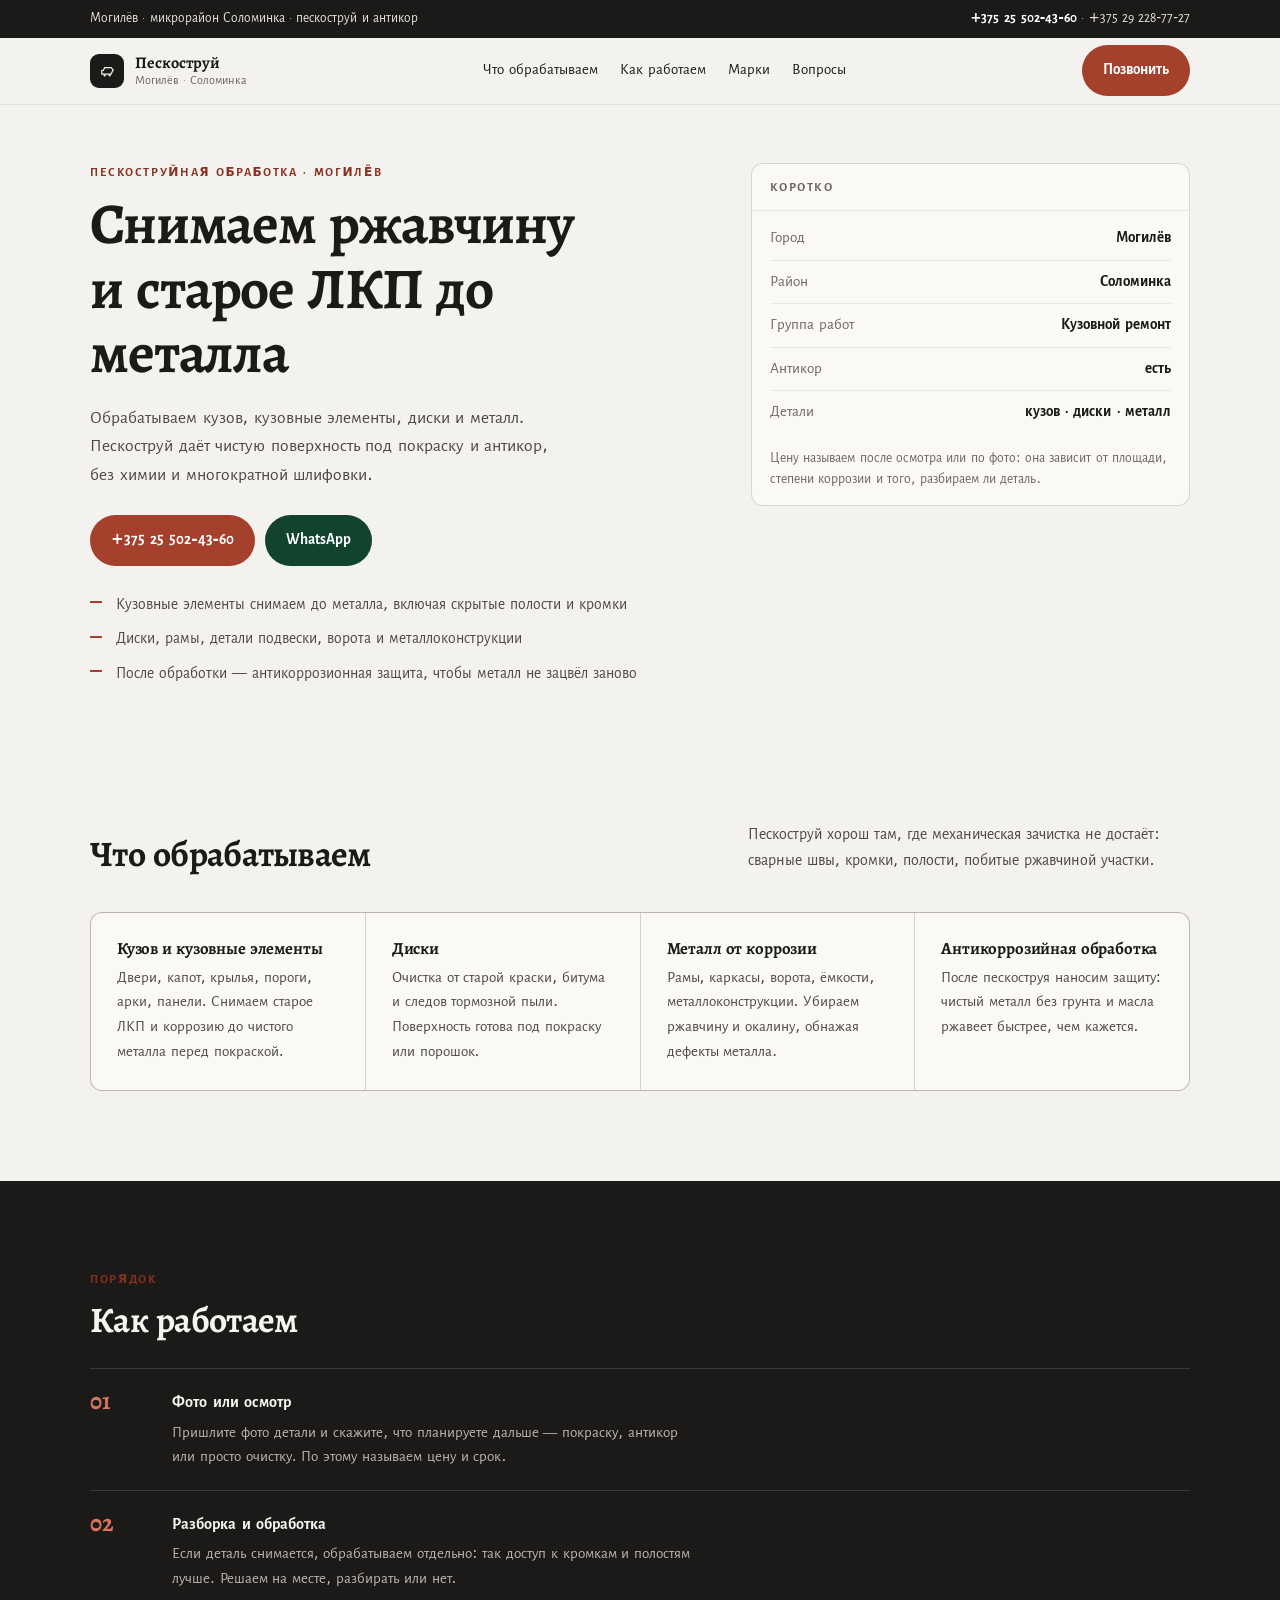
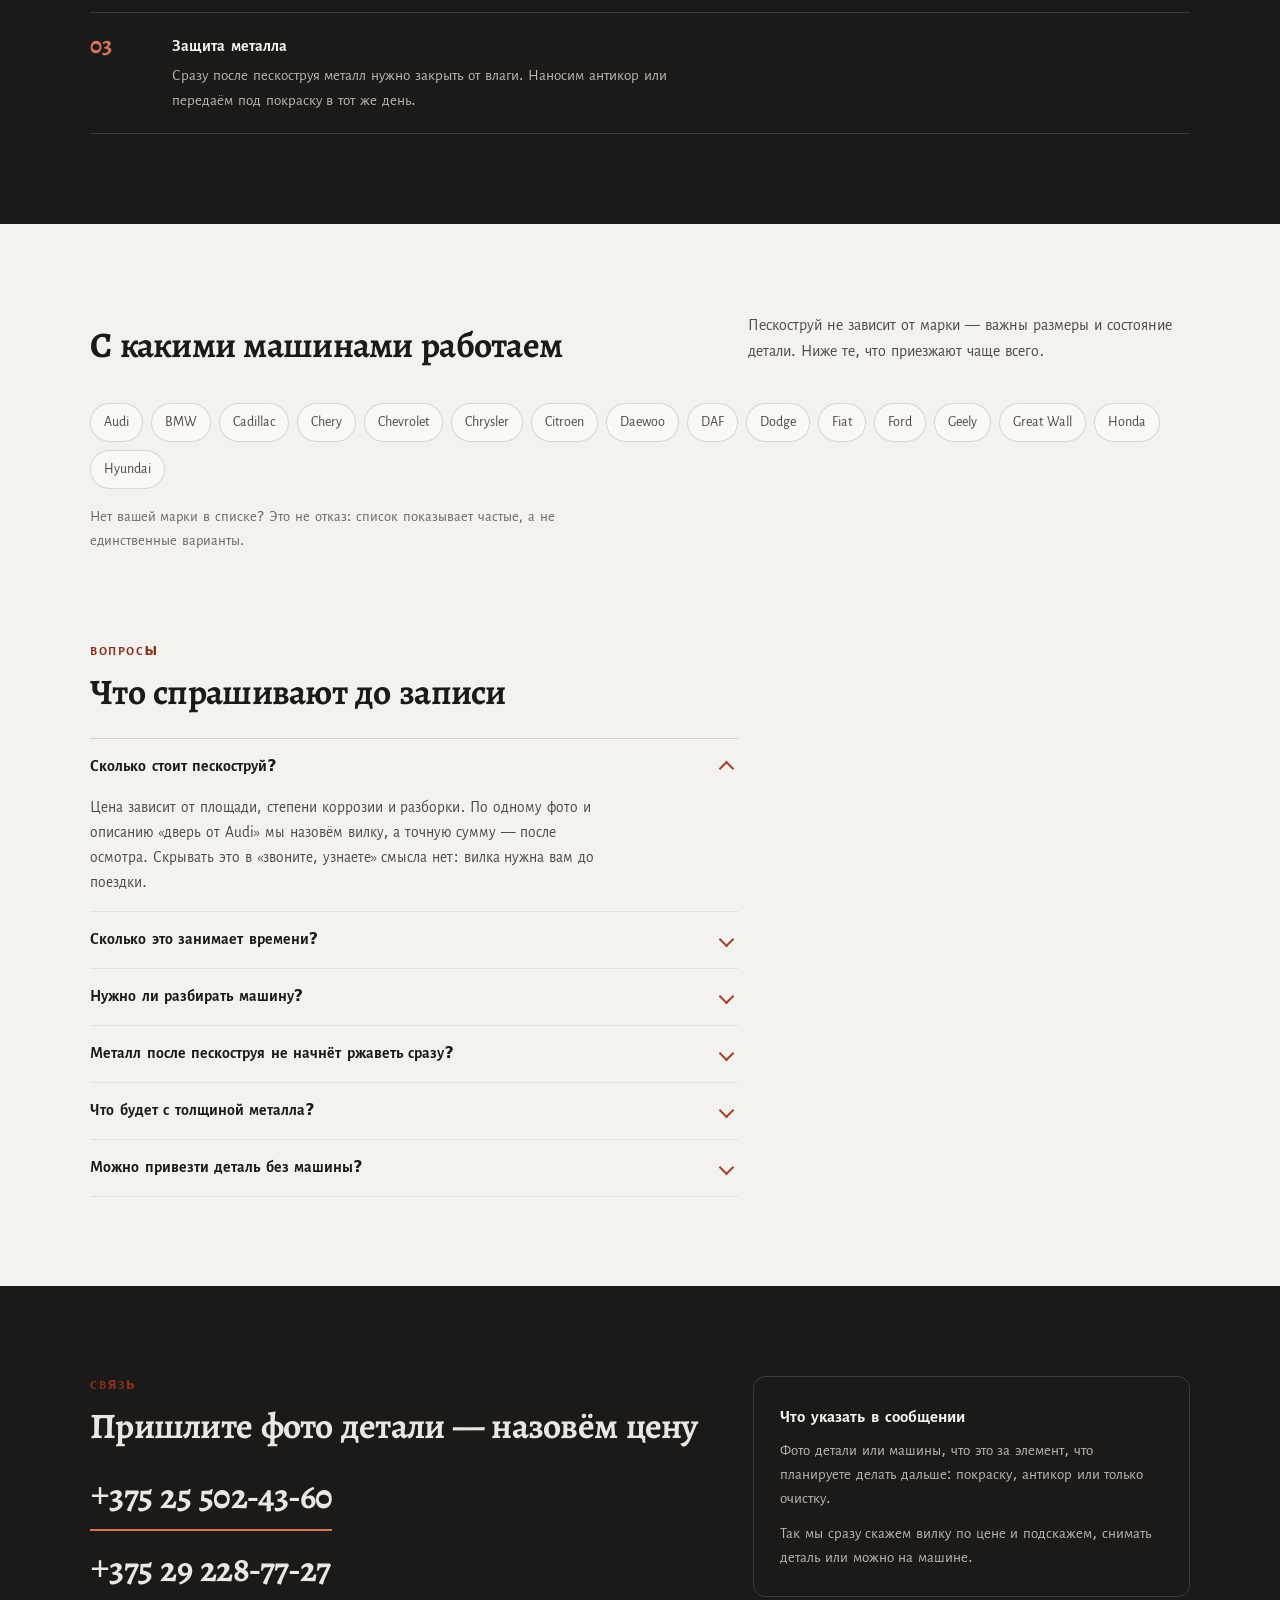
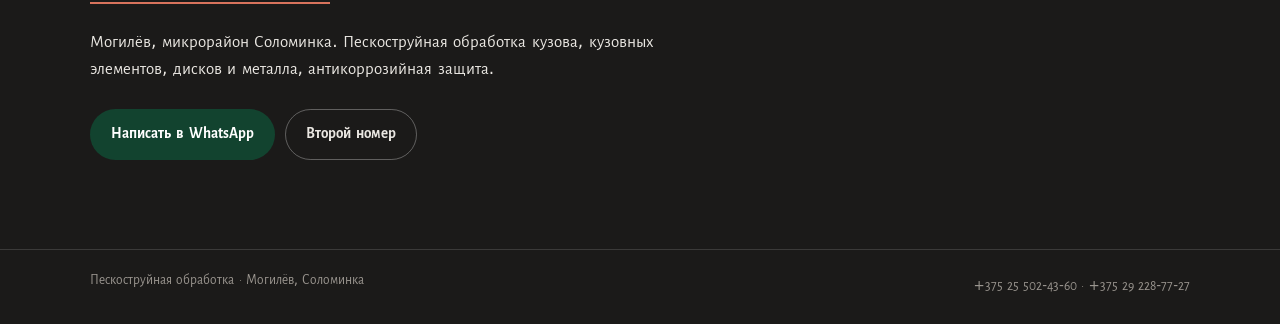
<file: index.html>
<!DOCTYPE html>
<html lang="ru">
<head>
<meta charset="UTF-8">
<meta name="viewport" content="width=device-width, initial-scale=1">
<title>Пескоструйная обработка кузова и дисков в Могилёве — Соломинка</title>
<meta name="description" content="Пескоструйная обработка кузова, кузовных элементов, дисков и металла в Могилёве. Очистка от коррозии и старого ЛКП, антикоррозийная обработка. +375 25 502-43-60.">
<link rel="icon" href="favicon.svg" type="image/svg+xml">
<meta property="og:type" content="website">
<meta property="og:title" content="Пескоструй в Могилёве: кузов, диски, металл">
<meta property="og:locale" content="ru_RU">
<link rel="stylesheet" href="style.css">
</head>
<body id="top">
<div class="topbar"><div class="wrap">
  <span>Могилёв · микрорайон Соломинка · пескоструй и антикор</span>
  <span><b>+375 25 502-43-60</b> · +375 29 228-77-27</span>
</div></div>
<header class="hdr">
  <div class="wrap hrow">
    <a class="logo" href="#top">
      <i><svg viewBox="0 0 24 24" width="17" height="17" aria-hidden="true"><path d="M4 17h13l3-6-3-3H8l-2 4H4z" fill="none" stroke="#f4f2ee" stroke-width="1.7"/><circle cx="8" cy="19" r="1.6" fill="#f4f2ee"/><circle cx="15" cy="19" r="1.6" fill="#f4f2ee"/></svg></i>
      <span><span class="lg-t">Пескоструй</span><span class="lg-s">Могилёв · Соломинка</span></span>
    </a>
    <nav class="nav">
      <a href="#works">Что обрабатываем</a>
      <a href="#how">Как работаем</a>
      <a href="#brands">Марки</a>
      <a href="#faq">Вопросы</a>
    </nav>
    <a class="btn btn-acc" href="tel:+375255024360">Позвонить</a>
  </div>
</header>
<main>
<section class="hero"><div class="wrap"><div class="hero-grid">
  <div>
    <span class="keeper">Пескоструйная обработка · Могилёв</span>
    <h1>Снимаем ржавчину и старое ЛКП до металла</h1>
    <p class="lead">Обрабатываем кузов, кузовные элементы, диски и металл. Пескоструй даёт чистую поверхность под покраску и антикор, без химии и многократной шлифовки.</p>
    <div class="hero-cta">
      <a class="btn btn-acc" href="tel:+375255024360">+375 25 502-43-60</a>
      <a class="btn btn-wa" href="https://wa.me/375255024360" target="_blank" rel="noopener">WhatsApp</a>
    </div>
    <ul class="fast">
      <li>Кузовные элементы снимаем до металла, включая скрытые полости и кромки</li>
      <li>Диски, рамы, детали подвески, ворота и металлоконструкции</li>
      <li>После обработки — антикоррозионная защита, чтобы металл не зацвёл заново</li>
    </ul>
  </div>
  <aside class="spec">
    <div class="t">Коротко</div>
    <dl>
      <div class="row"><dt>Город</dt><dd>Могилёв</dd></div>
      <div class="row"><dt>Район</dt><dd>Соломинка</dd></div>
      <div class="row"><dt>Группа работ</dt><dd>Кузовной ремонт</dd></div>
      <div class="row"><dt>Антикор</dt><dd>есть</dd></div>
      <div class="row"><dt>Детали</dt><dd>кузов · диски · металл</dd></div>
    </dl>
    <p class="note">Цену называем после осмотра или по фото: она зависит от площади, степени коррозии и того, разбираем ли деталь.</p>
  </aside>
</div></div></section>
<section class="blk" id="works"><div class="wrap">
  <div class="sec-head">
    <h2>Что обрабатываем</h2>
    <p>Пескоструй хорош там, где механическая зачистка не достаёт: сварные швы, кромки, полости, побитые ржавчиной участки.</p>
  </div>
  <div class="cards">
    <article><h3>Кузов и кузовные элементы</h3><p>Двери, капот, крылья, пороги, арки, панели. Снимаем старое ЛКП и коррозию до чистого металла перед покраской.</p></article>
    <article><h3>Диски</h3><p>Очистка от старой краски, битума и следов тормозной пыли. Поверхность готова под покраску или порошок.</p></article>
    <article><h3>Металл от коррозии</h3><p>Рамы, каркасы, ворота, ёмкости, металлоконструкции. Убираем ржавчину и окалину, обнажая дефекты металла.</p></article>
    <article><h3>Антикоррозийная обработка</h3><p>После пескоструя наносим защиту: чистый металл без грунта и масла ржавеет быстрее, чем кажется.</p></article>
  </div>
</div></section>

<section class="blk dark" id="how"><div class="wrap">
  <span class="keeper">Порядок</span>
  <h2>Как работаем</h2>
  <ol class="stages">
    <li><span class="no">01</span><div><b>Фото или осмотр</b><p>Пришлите фото детали и скажите, что планируете дальше — покраску, антикор или просто очистку. По этому называем цену и срок.</p></div></li>
    <li><span class="no">02</span><div><b>Разборка и обработка</b><p>Если деталь снимается, обрабатываем отдельно: так доступ к кромкам и полостям лучше. Решаем на месте, разбирать или нет.</p></div></li>
    <li><span class="no">03</span><div><b>Защита металла</b><p>Сразу после пескоструя металл нужно закрыть от влаги. Наносим антикор или передаём под покраску в тот же день.</p></div></li>
  </ol>
</div></section>

<section class="blk" id="brands"><div class="wrap">
  <div class="sec-head">
    <h2>С какими машинами работаем</h2>
    <p>Пескоструй не зависит от марки — важны размеры и состояние детали. Ниже те, что приезжают чаще всего.</p>
  </div>
  <div class="brands">
    <span>Audi</span><span>BMW</span><span>Cadillac</span><span>Chery</span><span>Chevrolet</span><span>Chrysler</span><span>Citroen</span><span>Daewoo</span><span>DAF</span><span>Dodge</span><span>Fiat</span><span>Ford</span><span>Geely</span><span>Great Wall</span><span>Honda</span><span>Hyundai</span>
  </div>
  <p style="margin-top:16px;color:var(--ink3);font-size:.92rem">Нет вашей марки в списке? Это не отказ: список показывает частые, а не единственные варианты.</p>
</div></section>
<section class="blk" id="faq" style="padding-top:0"><div class="wrap">
  <span class="keeper">Вопросы</span>
  <h2>Что спрашивают до записи</h2>
  <div class="faq">
    <details open><summary>Сколько стоит пескоструй?</summary><p>Цена зависит от площади, степени коррозии и разборки. По одному фото и описанию «дверь от Audi» мы назовём вилку, а точную сумму — после осмотра. Скрывать это в «звоните, узнаете» смысла нет: вилка нужна вам до поездки.</p></details>
    <details><summary>Сколько это занимает времени?</summary><p>Отдельная деталь — обычно в течение дня. Кузов целиком — дольше, срок зависит от объёма работ; называем его после осмотра, чтобы не обещать вслепую.</p></details>
    <details><summary>Нужно ли разбирать машину?</summary><p>Не всегда. Если деталь снимается, качество выше: доступ к кромкам и внутренним полостям лучше. Если разбирать нечего или не хочется — обсуждаем на месте.</p></details>
    <details><summary>Металл после пескоструя не начнёт ржаветь сразу?</summary><p>Начнёт, если оставить его голым: чистый металл тянет влагу из воздуха. Поэтому мы либо сразу наносим антикор, либо вы забираете деталь под покраску в тот же день.</p></details>
    <details><summary>Что будет с толщиной металла?</summary><p>Пескоструй снимает ржавчину и окалину, но не «съедает» здоровый металл. На тонком или изъеденном коррозией участке после очистки станут видны сквозные места — покажем их до дальнейших работ.</p></details>
    <details><summary>Можно привезти деталь без машины?</summary><p>Да, так делают часто: привозите снятую деталь, забираете готовую. Скажите заранее, чтобы мы заложили время.</p></details>
  </div>
</div></section>

<section class="contacts" id="contacts"><div class="wrap cgrid">
  <div>
    <span class="keeper">Связь</span>
    <h2 style="margin-bottom:18px">Пришлите фото детали — назовём цену</h2>
    <a class="phone" href="tel:+375255024360">+375 25 502-43-60</a><br>
    <a class="phone" href="tel:+375292287727">+375 29 228-77-27</a>
    <p style="margin-top:18px">Могилёв, микрорайон Соломинка. Пескоструйная обработка кузова, кузовных элементов, дисков и металла, антикоррозийная защита.</p>
    <div class="hero-cta">
      <a class="btn btn-wa" href="https://wa.me/375255024360" target="_blank" rel="noopener">Написать в WhatsApp</a>
      <a class="btn btn-ghost" style="color:#eae7e2;border-color:rgba(255,255,255,.3)" href="tel:+375292287727">Второй номер</a>
    </div>
  </div>
  <div class="cbox">
    <b>Что указать в сообщении</b>
    <p>Фото детали или машины, что это за элемент, что планируете делать дальше: покраску, антикор или только очистку.</p>
    <p>Так мы сразу скажем вилку по цене и подскажем, снимать деталь или можно на машине.</p>
  </div>
</div></section>
</main>
<footer><div class="wrap frow">
  <span>Пескоструйная обработка · Могилёв, Соломинка</span>
  <span><a href="tel:+375255024360">+375 25 502-43-60</a> · <a href="tel:+375292287727">+375 29 228-77-27</a></span>
</div></footer>
</body>
</html>
</file>
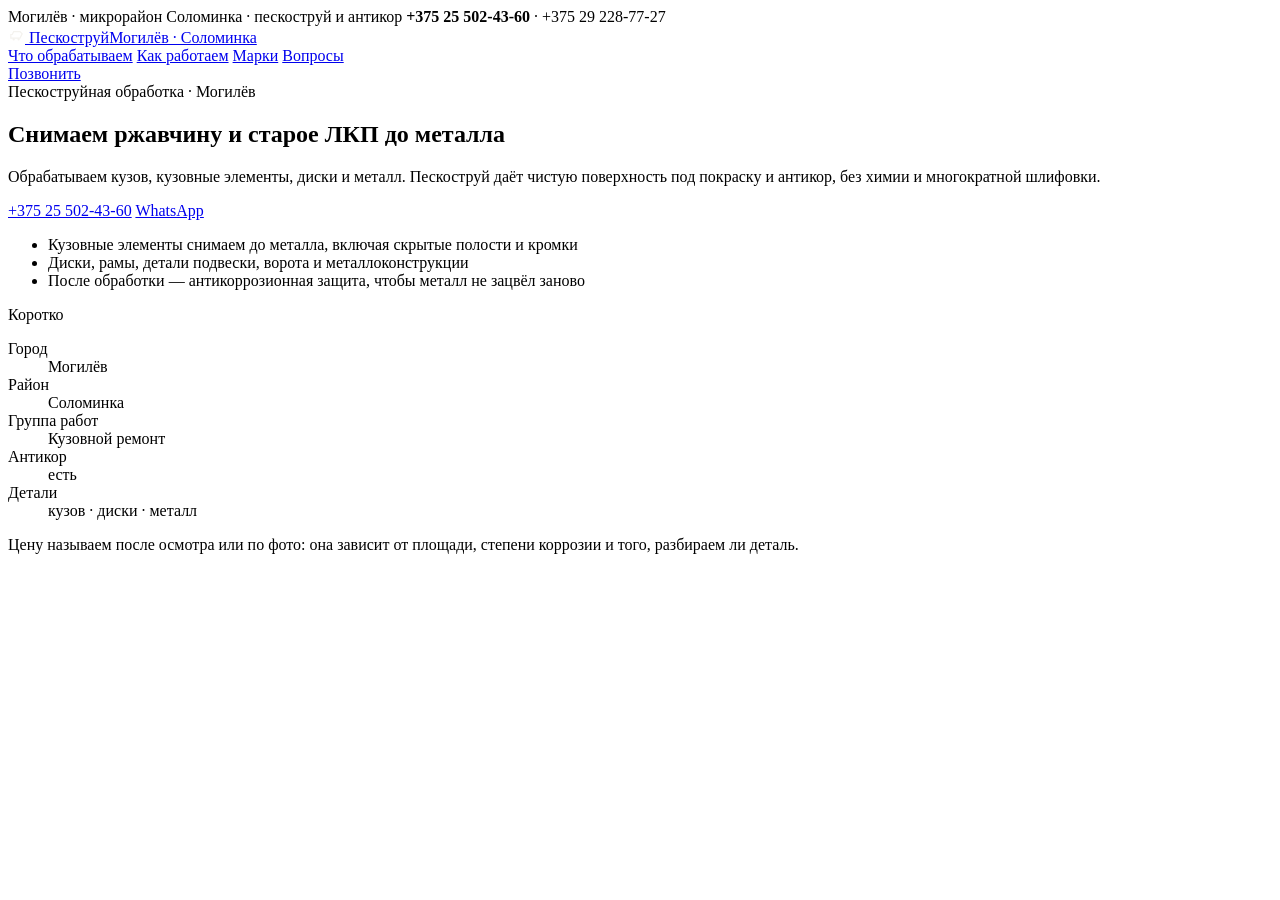
<file: b1.html>
<body id="top">
<div class="topbar"><div class="wrap">
  <span>Могилёв · микрорайон Соломинка · пескоструй и антикор</span>
  <span><b>+375 25 502-43-60</b> · +375 29 228-77-27</span>
</div></div>
<header class="hdr">
  <div class="wrap hrow">
    <a class="logo" href="#top">
      <i><svg viewBox="0 0 24 24" width="17" height="17" aria-hidden="true"><path d="M4 17h13l3-6-3-3H8l-2 4H4z" fill="none" stroke="#f4f2ee" stroke-width="1.7"/><circle cx="8" cy="19" r="1.6" fill="#f4f2ee"/><circle cx="15" cy="19" r="1.6" fill="#f4f2ee"/></svg></i>
      <span><span class="lg-t">Пескоструй</span><span class="lg-s">Могилёв · Соломинка</span></span>
    </a>
    <nav class="nav">
      <a href="#works">Что обрабатываем</a>
      <a href="#how">Как работаем</a>
      <a href="#brands">Марки</a>
      <a href="#faq">Вопросы</a>
    </nav>
    <a class="btn btn-acc" href="tel:+375255024360">Позвонить</a>
  </div>
</header>
<main>
<section class="hero"><div class="wrap"><div class="hero-grid">
  <div>
    <span class="keeper">Пескоструйная обработка · Могилёв</span>
    <h1>Снимаем ржавчину и старое ЛКП до металла</h1>
    <p class="lead">Обрабатываем кузов, кузовные элементы, диски и металл. Пескоструй даёт чистую поверхность под покраску и антикор, без химии и многократной шлифовки.</p>
    <div class="hero-cta">
      <a class="btn btn-acc" href="tel:+375255024360">+375 25 502-43-60</a>
      <a class="btn btn-wa" href="https://wa.me/375255024360" target="_blank" rel="noopener">WhatsApp</a>
    </div>
    <ul class="fast">
      <li>Кузовные элементы снимаем до металла, включая скрытые полости и кромки</li>
      <li>Диски, рамы, детали подвески, ворота и металлоконструкции</li>
      <li>После обработки — антикоррозионная защита, чтобы металл не зацвёл заново</li>
    </ul>
  </div>
  <aside class="spec">
    <div class="t">Коротко</div>
    <dl>
      <div class="row"><dt>Город</dt><dd>Могилёв</dd></div>
      <div class="row"><dt>Район</dt><dd>Соломинка</dd></div>
      <div class="row"><dt>Группа работ</dt><dd>Кузовной ремонт</dd></div>
      <div class="row"><dt>Антикор</dt><dd>есть</dd></div>
      <div class="row"><dt>Детали</dt><dd>кузов · диски · металл</dd></div>
    </dl>
    <p class="note">Цену называем после осмотра или по фото: она зависит от площади, степени коррозии и того, разбираем ли деталь.</p>
  </aside>
</div></div></section>
</file>
<file: style.css>
@font-face{font-family:'Alegreya';font-style:normal;font-weight:700;font-display:block;src:url('fonts/alegreya-cyrillic-700.woff2') format('woff2');unicode-range:U+0301, U+0400-045F, U+0490-0491, U+04B0-04B1, U+2116}
@font-face{font-family:'Alegreya';font-style:normal;font-weight:700;font-display:block;src:url('fonts/alegreya-latin-700.woff2') format('woff2');unicode-range:U+0000-00FF, U+0131, U+0152-0153, U+2000-206F, U+20AC, U+2122}
@font-face{font-family:'Alegreya Sans';font-style:normal;font-weight:400;font-display:block;src:url('fonts/alegreya-sans-cyrillic-400.woff2') format('woff2');unicode-range:U+0301, U+0400-045F, U+0490-0491, U+04B0-04B1, U+2116}
@font-face{font-family:'Alegreya Sans';font-style:normal;font-weight:400;font-display:block;src:url('fonts/alegreya-sans-latin-400.woff2') format('woff2');unicode-range:U+0000-00FF, U+0131, U+0152-0153, U+2000-206F, U+20AC, U+2122}
@font-face{font-family:'Alegreya Sans';font-style:normal;font-weight:700;font-display:block;src:url('fonts/alegreya-sans-cyrillic-700.woff2') format('woff2');unicode-range:U+0301, U+0400-045F, U+0490-0491, U+04B0-04B1, U+2116}
@font-face{font-family:'Alegreya Sans';font-style:normal;font-weight:700;font-display:block;src:url('fonts/alegreya-sans-latin-700.woff2') format('woff2');unicode-range:U+0000-00FF, U+0131, U+0152-0153, U+2000-206F, U+20AC, U+2122}
:root{
 --paper:#f4f2ee; --paper2:#faf9f6; --ink:#1b1a19; --ink2:#4b4844; --ink3:#6b6660;
 --line:rgba(27,26,25,.15); --line2:rgba(27,26,25,.08);
 --rust:#a4402c; --rust-d:#87301f; --metal:#757b7f; --metal-l:#cfd3d5;
 --r:12px;
 --f:"Alegreya",Georgia,serif; --fb:"Alegreya Sans",system-ui,sans-serif;
}
*{margin:0;padding:0;box-sizing:border-box}
html{-webkit-text-size-adjust:100%}
body{font-family:var(--fb);background:var(--paper);color:var(--ink);font-size:1.0625rem;line-height:1.62;-webkit-font-smoothing:antialiased;overflow-x:hidden}
img,svg{max-width:100%;display:block}
a{color:inherit;text-decoration:none}
.wrap{max-width:1180px;margin:0 auto;padding:0 clamp(18px,4vw,40px)}
h1,h2,h3{font-family:var(--f);font-weight:700;line-height:1.12;letter-spacing:-.02em;overflow-wrap:anywhere}
h1{font-size:clamp(2rem,4.6vw,3.6rem)}
h2{font-size:clamp(1.5rem,2.8vw,2.25rem)}
h3{font-size:1.06rem;letter-spacing:-.01em}
p{max-width:66ch}
.keeper{display:block;font-size:.76rem;letter-spacing:.13em;text-transform:uppercase;color:var(--rust-d);font-weight:700;margin-bottom:10px}
.topbar{background:var(--ink);color:#e9e6e1;font-size:.84rem}
.topbar .wrap{display:flex;flex-wrap:wrap;gap:6px 22px;justify-content:space-between;padding-top:8px;padding-bottom:8px}
.topbar b{color:#fff;font-weight:700}
.hdr{position:sticky;top:0;z-index:60;background:rgba(244,242,238,.94);backdrop-filter:blur(10px);border-bottom:1px solid var(--line2)}
.hrow{display:flex;align-items:center;justify-content:space-between;gap:14px;min-height:66px}
.logo{display:flex;align-items:center;gap:11px}
.logo i{width:34px;height:34px;border-radius:9px;background:var(--ink);display:grid;place-items:center;flex:none}
.lg-t{display:block;font-family:var(--f);font-weight:700;font-size:1.02rem;line-height:1.1}
.lg-s{display:block;font-size:.76rem;color:var(--ink3);line-height:1.1;margin-top:2px}
.nav{display:flex;gap:22px;font-size:.94rem}
.nav a{padding:6px 0;border-bottom:1px solid transparent}
.nav a:hover{border-color:var(--rust)}
.btn{display:inline-flex;align-items:center;justify-content:center;gap:8px;font-family:var(--fb);font-weight:700;font-size:.95rem;padding:12px 20px;border-radius:999px;border:1px solid transparent;cursor:pointer;transition:background .18s cubic-bezier(.16,1,.3,1),color .18s,border-color .18s;white-space:nowrap}
.btn-acc{background:var(--rust);color:#fff}
.btn-acc:hover{background:var(--rust-d)}
.btn-ghost{background:transparent;border-color:var(--line);color:var(--ink)}
.btn-ghost:hover{border-color:var(--ink)}
.btn-wa{background:#12432f;color:#fff}
.btn-wa:hover{background:#0d3324}
.hero{padding:clamp(30px,5vw,58px) 0 clamp(26px,4vw,46px)}
.hero-grid{display:grid;grid-template-columns:minmax(0,7fr) minmax(0,5fr);gap:clamp(22px,3.6vw,50px);align-items:start}
.hero h1{margin-bottom:18px;max-width:17ch}
.lead{color:var(--ink2);font-size:1.1rem;max-width:52ch}
.hero-cta{display:flex;flex-wrap:wrap;gap:10px;margin-top:26px}
.fast{list-style:none;margin-top:26px;display:grid;gap:9px}
.fast li{position:relative;padding-left:26px;color:var(--ink2);font-size:.98rem}
.fast li::before{content:"";position:absolute;left:0;top:.6em;width:12px;height:2px;background:var(--rust)}
.spec{border:1px solid var(--line);border-radius:var(--r);overflow:hidden;background:var(--paper2)}
.spec .t{padding:13px 18px;border-bottom:1px solid var(--line2);font-size:.78rem;letter-spacing:.12em;text-transform:uppercase;color:var(--ink3);font-weight:700}
.spec dl{padding:6px 18px 14px}
.spec div.row{display:flex;justify-content:space-between;gap:14px;padding:9px 0;border-bottom:1px solid var(--line2);font-size:.95rem}
.spec div.row:last-child{border-bottom:0}
.spec dt{color:var(--ink3)}
.spec dd{font-weight:700;text-align:right;font-variant-numeric:tabular-nums}
.spec .note{padding:0 18px 16px;font-size:.86rem;color:var(--ink3);line-height:1.5}
.blk{padding:clamp(48px,7vw,92px) 0}
.sec-head{display:grid;grid-template-columns:minmax(0,7fr) minmax(0,5fr);gap:clamp(16px,3vw,40px);align-items:end;margin-bottom:clamp(24px,3vw,38px)}
.sec-head p{color:var(--ink2);font-size:1rem}
.cards{display:grid;grid-template-columns:repeat(auto-fit,minmax(240px,1fr));gap:1px;background:var(--line);border:1px solid var(--line);border-radius:var(--r);overflow:hidden}
.cards article{background:var(--paper2);padding:clamp(18px,2.4vw,26px)}
.cards h3{margin-bottom:8px}
.cards p{color:var(--ink2);font-size:.95rem}
.dark{background:var(--ink);color:#eae7e2}
.dark h2{color:#f6f4f0}
.dark p{color:#bdb8b1}
.stages{list-style:none;display:grid;gap:0;margin-top:28px;border-top:1px solid rgba(255,255,255,.14)}
.stages li{display:grid;grid-template-columns:64px minmax(0,1fr);gap:18px;padding:20px 0;border-bottom:1px solid rgba(255,255,255,.14);align-items:start}
.stages .no{font-family:var(--f);font-size:1.5rem;color:#d8735c;line-height:1;font-variant-numeric:tabular-nums}
.stages b{display:block;margin-bottom:5px;color:#f6f4f0;font-size:1.02rem}
.stages p{margin:0;font-size:.95rem}
.brands{display:flex;flex-wrap:wrap;gap:8px;margin-top:22px}
.brands span{border:1px solid var(--line);border-radius:999px;padding:7px 13px;font-size:.88rem;color:var(--ink2);background:var(--paper2)}
.faq{max-width:72ch;margin-top:26px;border-top:1px solid var(--line)}
.faq details{border-bottom:1px solid var(--line2)}
.faq summary{cursor:pointer;padding:15px 34px 15px 0;position:relative;font-weight:700;list-style:none;font-size:1rem}
.faq summary::-webkit-details-marker{display:none}
.faq summary::after{content:"";position:absolute;right:6px;top:22px;width:9px;height:9px;border-right:2px solid var(--rust);border-bottom:2px solid var(--rust);transform:rotate(45deg);transition:transform .18s}
.faq details[open] summary::after{transform:rotate(-135deg);top:24px}
.faq p{padding:0 0 16px;color:var(--ink2);font-size:.97rem;margin:0}
.contacts{background:var(--ink);color:#eae7e2;padding:clamp(48px,7vw,92px) 0}
.cgrid{display:grid;grid-template-columns:minmax(0,7fr) minmax(0,5fr);gap:clamp(24px,4vw,56px);align-items:start}
.phone{display:inline-block;font-family:var(--f);font-weight:700;font-size:clamp(1.5rem,3.2vw,2.2rem);letter-spacing:-.02em;font-variant-numeric:tabular-nums;border-bottom:2px solid #d8735c;padding-bottom:4px;margin:4px 0 6px}
.phone:hover{color:#f0b9ab}
.phone+.phone{margin-top:2px}
.cbox{border:1px solid rgba(255,255,255,.14);border-radius:var(--r);padding:clamp(18px,2.4vw,26px)}
.cbox b{display:block;color:#f6f4f0;margin-bottom:8px}
.cbox p{color:#bdb8b1;font-size:.94rem;margin-bottom:10px}
.cbox p:last-child{margin-bottom:0}
footer{background:var(--ink);border-top:1px solid rgba(255,255,255,.14);padding:20px 0}
.frow{display:flex;flex-wrap:wrap;justify-content:space-between;gap:10px;font-size:.84rem;color:#9a958f}
.frow a{color:#9a958f;padding:6px 0;display:inline-block}
.frow a:hover{color:#fff}
@media(max-width:900px){
  .hero-grid,.sec-head,.cgrid{grid-template-columns:minmax(0,1fr)}
  .nav{display:none}
  .sec-head{gap:12px}
}
@media(max-width:560px){.hrow .btn span{display:none}}
@media(prefers-reduced-motion:reduce){*{transition:none!important;animation:none!important}}
</file>
